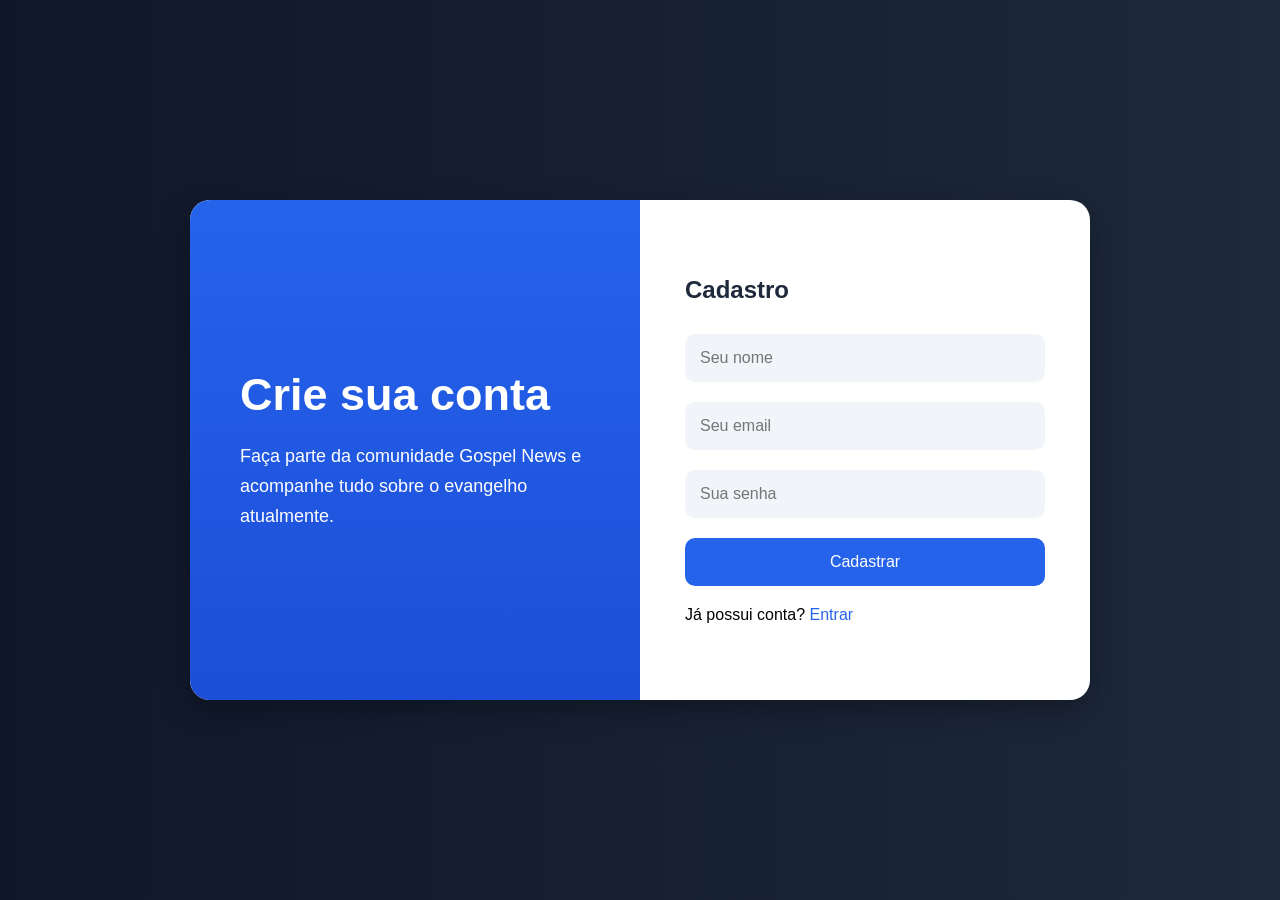
<file: cadastro.html>
<!DOCTYPE html>
<html lang="pt-br">
<head>
    <meta charset="UTF-8">
    <meta name="viewport" content="width=device-width, initial-scale=1.0">
    <title>Cadastro - Gospel News</title>

    <link rel="stylesheet" href="style.css">
</head>
<body class="login-body">

    <div class="container">

        <div class="left">
            <h1>Crie sua conta</h1>

            <p>
                Faça parte da comunidade Gospel News e acompanhe
                tudo sobre o evangelho atualmente.
            </p>
        </div>

        <div class="right">

            <form id="cadastroForm">

                <h2>Cadastro</h2>

                <input type="text" id="nome" placeholder="Seu nome" required>

                <input type="email" id="novoEmail" placeholder="Seu email" required>

                <input type="password" id="novaSenha" placeholder="Sua senha" required>

                <button type="submit">Cadastrar</button>

                <p>
                    Já possui conta?
                    <a href="login.html">Entrar</a>
                </p>

            </form>

        </div>

    </div>

    <script src="script.js"></script>
</body>
</html>
</file>
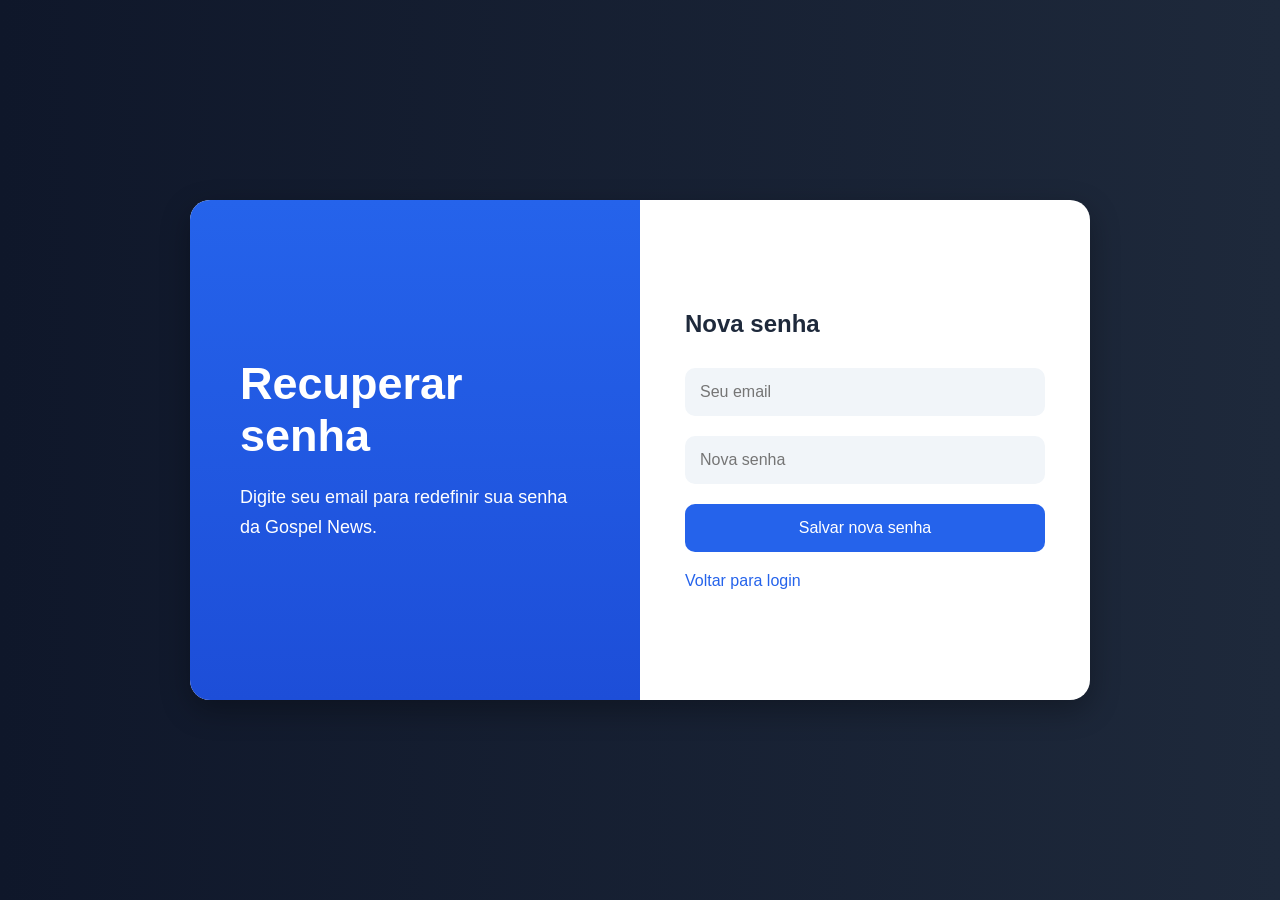
<file: esqueceu.html>
<!DOCTYPE html>
<html lang="pt-br">
<head>
    <meta charset="UTF-8">
    <meta name="viewport" content="width=device-width, initial-scale=1.0">
    <title>Recuperar Senha</title>

    <link rel="stylesheet" href="style.css">
</head>
<body class="login-body">

    <div class="container">

        <div class="left">

            <h1>Recuperar senha</h1>

            <p>
                Digite seu email para redefinir
                sua senha da Gospel News.
            </p>

        </div>

        <div class="right">

            <form id="recuperarForm">

                <h2>Nova senha</h2>

                <input type="email" id="emailRecuperacao" placeholder="Seu email" required>

                <input type="password" id="novaSenhaRecuperada" placeholder="Nova senha" required>

                <button type="submit">
                    Salvar nova senha
                </button>

                <p>
                    <a href="login.html">
                        Voltar para login
                    </a>
                </p>

            </form>

        </div>

    </div>

    <script src="script.js"></script>
</body>
</html>
</file>
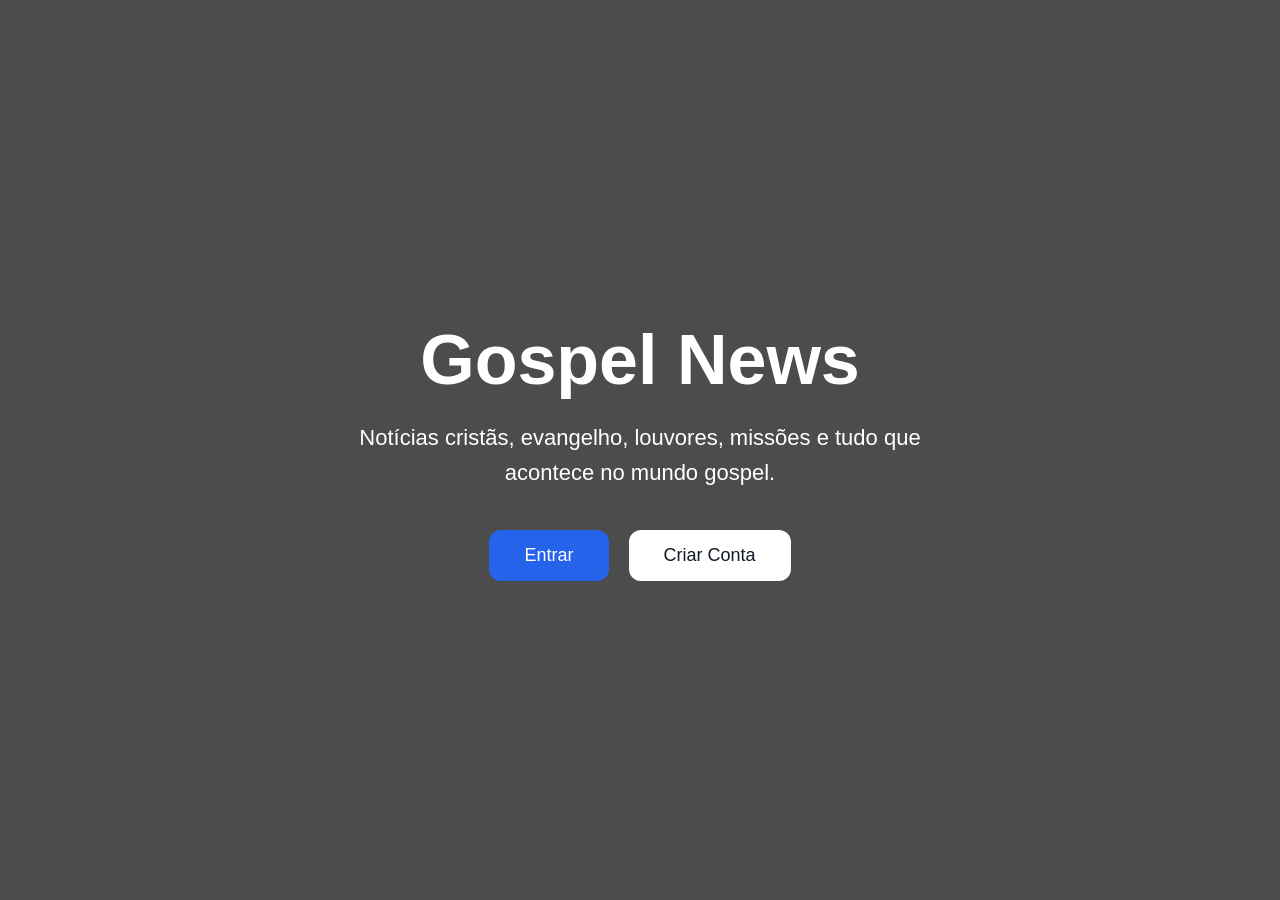
<file: home.html>
<!DOCTYPE html>
<html lang="pt-br">
<head>
    <meta charset="UTF-8">
    <meta name="viewport" content="width=device-width, initial-scale=1.0">
    <title>Gospel News</title>

    <link rel="stylesheet" href="style.css">
</head>
<body class="home-body">

    <div class="home-overlay">

        <div class="home-box">

            <h1>Gospel News</h1>

            <p>
                Notícias cristãs, evangelho, louvores,
                missões e tudo que acontece no mundo gospel.
            </p>

            <div class="buttons">

                <a href="login.html" class="btn">
                    Entrar
                </a>

                <a href="cadastro.html" class="btn btn-secondary">
                    Criar Conta
                </a>

            </div>

        </div>

    </div>

</body>
</html>
</file>
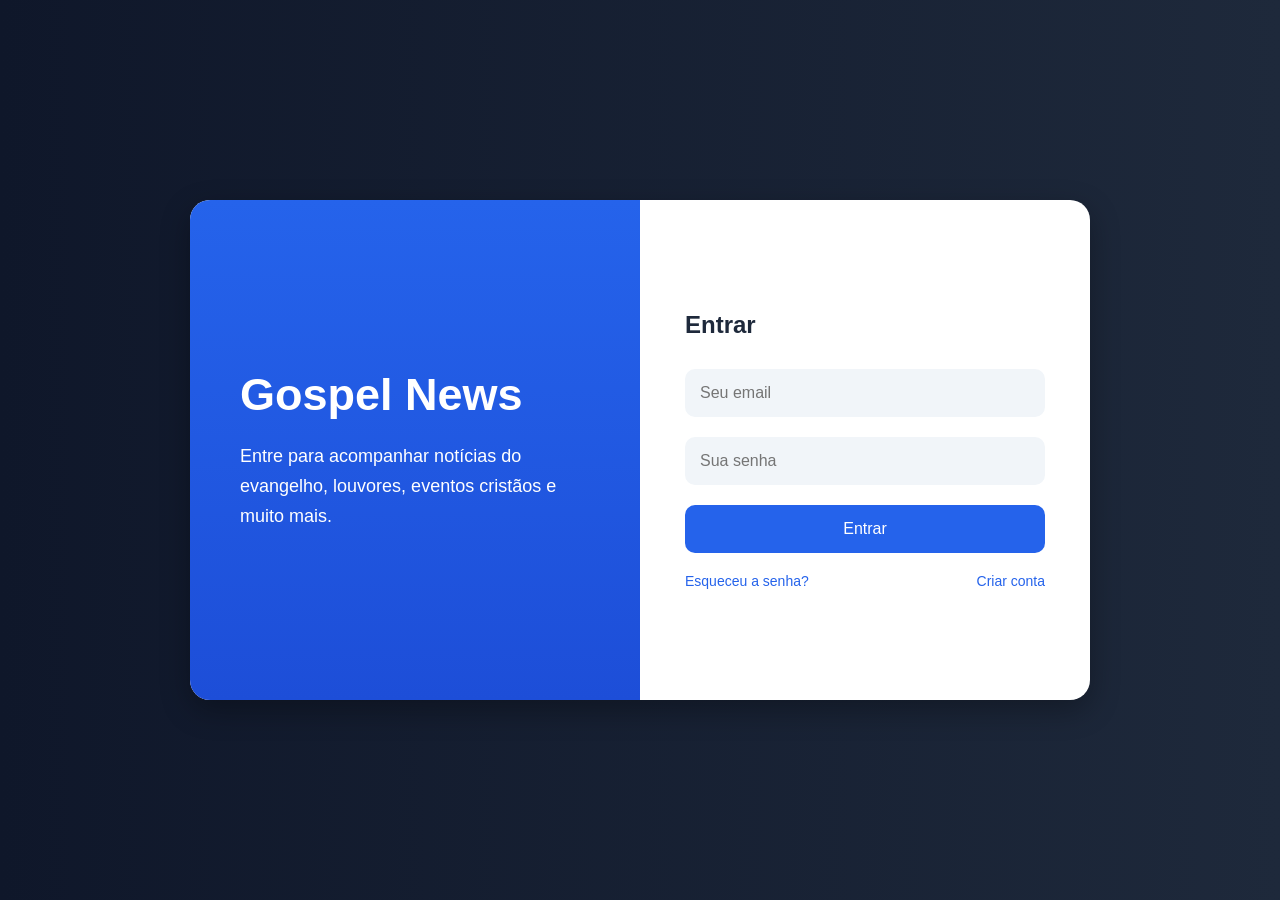
<file: login.html>
<!DOCTYPE html>
<html lang="pt-br">
<head>
    <meta charset="UTF-8">
    <meta name="viewport" content="width=device-width, initial-scale=1.0">
    <title>Login - Gospel News</title>

    <link rel="stylesheet" href="style.css">
</head>
<body class="login-body">

    <div class="container">

        <div class="left">
            <h1>Gospel News</h1>

            <p>
                Entre para acompanhar notícias do evangelho,
                louvores, eventos cristãos e muito mais.
            </p>
        </div>

        <div class="right">

            <form id="loginForm">

                <h2>Entrar</h2>

                <input type="email" id="email" placeholder="Seu email" required>

                <input type="password" id="senha" placeholder="Sua senha" required>

                <button type="submit">Entrar</button>

                <div class="links">

                    <a href="esqueceu.html">
                        Esqueceu a senha?
                    </a>

                    <a href="cadastro.html">
                        Criar conta
                    </a>

                </div>

            </form>

        </div>

    </div>

    <script src="script.js"></script>
</body>
</html>
</file>
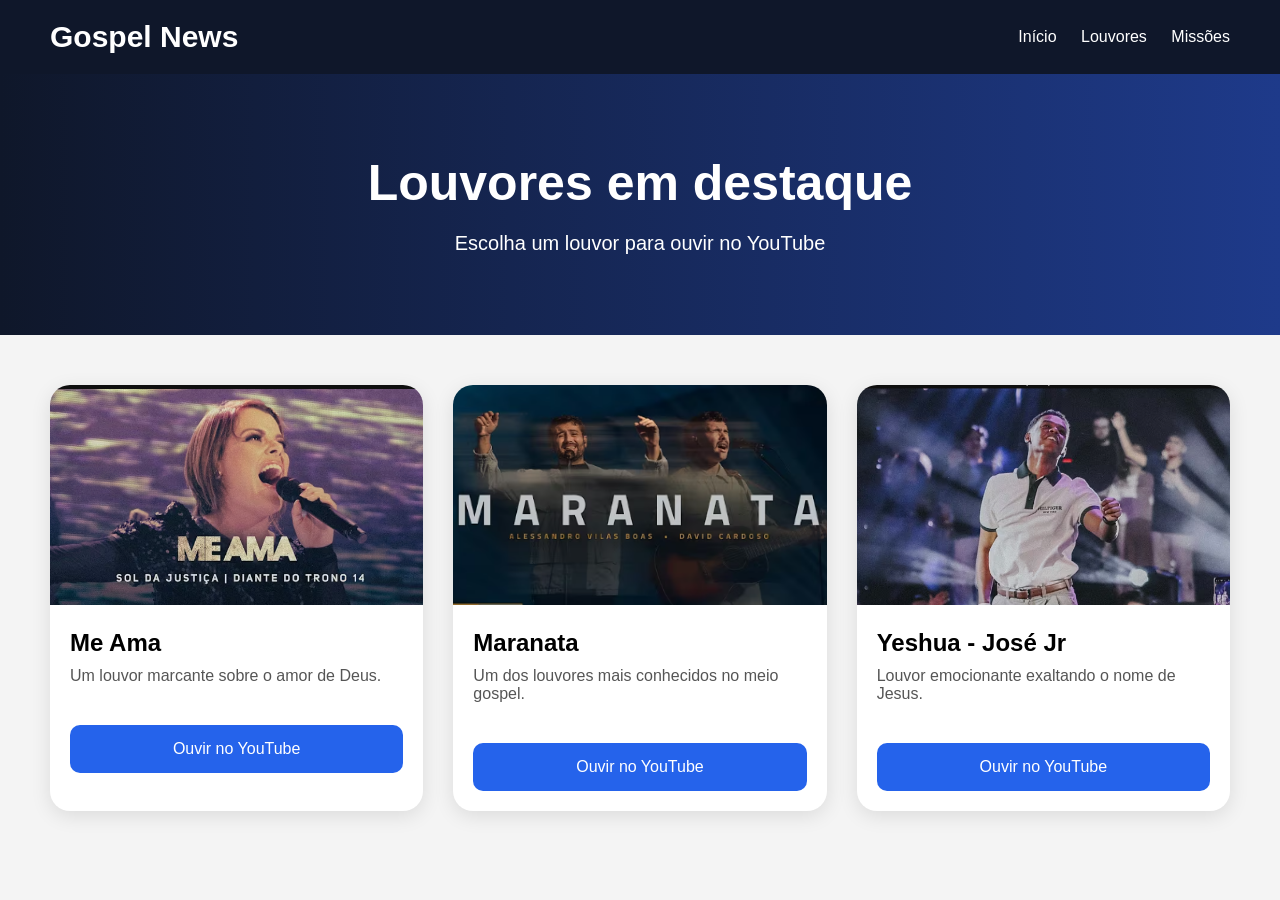
<file: LOUVORES.HTML>
<!DOCTYPE html>
<html lang="pt-br">
<head>
    <meta charset="UTF-8">
    <meta name="viewport" content="width=device-width, initial-scale=1.0">
    <title>Louvores - Gospel News</title>

    <link rel="stylesheet" href="style.css">
</head>
<body>

    <header>

        <div class="logo">
            Gospel News
        </div>

        <nav>
            <a href="index.html">Início</a>
            <a href="louvores.html">Louvores</a>
            <a href="missoes.html">Missões</a>
        </nav>

    </header>

    <section class="page-banner">

        <h1>Louvores em destaque</h1>

        <p>
            Escolha um louvor para ouvir no YouTube
        </p>

    </section>

    <main class="louvores-container">

        <div class="louvor-card">

            <img src="imagens/me_ama.png" alt="">

            <h2>Me Ama</h2>

            <p>
                Um louvor marcante sobre o amor de Deus.
            </p>

            <a href="https://youtu.be/lSwiHA8gymg?si=h5N_wAn41S-kL_Vp" target="_blank">
                Ouvir no YouTube
            </a>

        </div>

        <div class="louvor-card">

            <img src="imagens/maranata.png" alt="">

            <h2>Maranata</h2>

            <p>
                Um dos louvores mais conhecidos no meio gospel.
            </p>

            <a href="https://youtu.be/6d2zq20By_E?si=X5LiQzm_3cNuTJTj" target="_blank">
                Ouvir no YouTube
            </a>

        </div>

        <div class="louvor-card">

            <img src="imagens/yeshua_jose_jr.png" alt="">

            <h2>Yeshua - José Jr</h2>

            <p>
                Louvor emocionante exaltando o nome de Jesus.
            </p>

            <a href= "https://youtu.be/Yj1OB2JLJ8M?si=vKMVPz5TdLBAfrqv" target="_blank">
                Ouvir no YouTube
            </a>

        </div>

    </main>

</body>
</html>
</file>
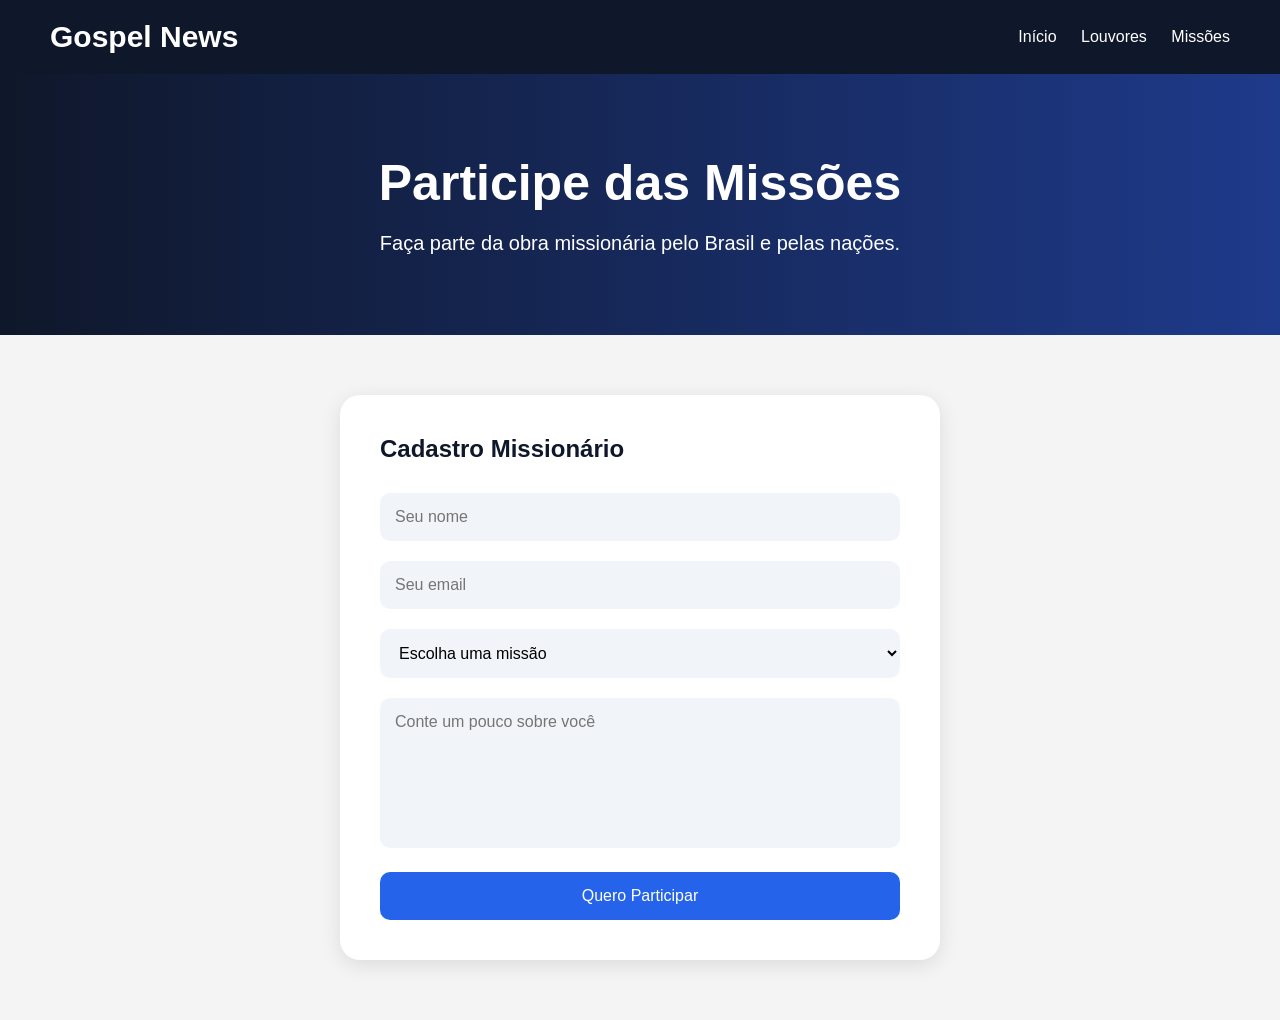
<file: missoes.html>
<!DOCTYPE html>
<html lang="pt-br">
<head>
    <meta charset="UTF-8">
    <meta name="viewport" content="width=device-width, initial-scale=1.0">
    <title>Missões - Gospel News</title>

    <link rel="stylesheet" href="style.css">
</head>
<body>

    <header>

        <div class="logo">
            Gospel News
        </div>

        <nav>
            <a href="index.html">Início</a>
            <a href="louvores.html">Louvores</a>
            <a href="missoes.html">Missões</a>
        </nav>

    </header>

    <section class="page-banner">

        <h1>Participe das Missões</h1>

        <p>
            Faça parte da obra missionária pelo Brasil e pelas nações.
        </p>

    </section>

    <div class="missoes-box">

        <form class="missoes-form">

            <h2>Cadastro Missionário</h2>

            <input type="text" placeholder="Seu nome" required>

            <input type="email" placeholder="Seu email" required>

            <select required>

                <option value="">
                    Escolha uma missão
                </option>

                <option>
                    Missões pelo Brasil
                </option>

                <option>
                    Missões pelas Nações
                </option>

            </select>

            <textarea placeholder="Conte um pouco sobre você"></textarea>

            <button type="submit">
                Quero Participar
            </button>

        </form>

    </div>

</body>
</html>
</file>
<file: style.css>
*{
    margin:0;
    padding:0;
    box-sizing:border-box;
    font-family: Arial, Helvetica, sans-serif;
}

body{
    background:#f4f4f4;
}

/* LOGIN E CADASTRO */

.login-body{
    background:linear-gradient(to right,#0f172a,#1e293b);
    height:100vh;
    display:flex;
    justify-content:center;
    align-items:center;
}

.container{
    width:900px;
    height:500px;
    background:white;
    border-radius:20px;
    overflow:hidden;
    display:flex;
    box-shadow:0 10px 30px rgba(0,0,0,0.3);
}

.left{
    width:50%;
    background:linear-gradient(to bottom,#2563eb,#1d4ed8);
    color:white;
    padding:50px;
    display:flex;
    flex-direction:column;
    justify-content:center;
}

.left h1{
    font-size:45px;
    margin-bottom:20px;
}

.left p{
    font-size:18px;
    line-height:30px;
}

.right{
    width:50%;
    display:flex;
    justify-content:center;
    align-items:center;
}

form{
    width:80%;
}

form h2{
    margin-bottom:30px;
    color:#1e293b;
}

form input{
    width:100%;
    padding:15px;
    margin-bottom:20px;
    border:none;
    background:#f1f5f9;
    border-radius:10px;
    font-size:16px;
}

form button{
    width:100%;
    padding:15px;
    border:none;
    background:#2563eb;
    color:white;
    font-size:16px;
    border-radius:10px;
    cursor:pointer;
    transition:0.3s;
}

form button:hover{
    background:#1d4ed8;
}

form p{
    margin-top:20px;
}

form a{
    color:#2563eb;
    text-decoration:none;
}

/* SITE */

header{
    background:#0f172a;
    color:white;
    display:flex;
    justify-content:space-between;
    align-items:center;
    padding:20px 50px;
}

.logo{
    font-size:30px;
    font-weight:bold;
}

nav a{
    color:white;
    margin-left:20px;
    text-decoration:none;
    transition:0.3s;
}

nav a:hover{
    color:#60a5fa;
}

.banner{
    height:400px;
    background:url('https://images.unsplash.com/photo-1507692049790-de58290a4334?q=80&w=1400&auto=format&fit=crop');
    background-size:cover;
    background-position:center;
}

.overlay{
    background:rgba(0,0,0,0.6);
    height:100%;
    color:white;
    display:flex;
    flex-direction:column;
    justify-content:center;
    align-items:center;
    text-align:center;
    padding:20px;
}

.overlay h1{
    font-size:50px;
    margin-bottom:20px;
}

.overlay p{
    font-size:20px;
    max-width:700px;
}

.noticias{
    padding:50px;
    display:grid;
    grid-template-columns:repeat(auto-fit,minmax(250px,1fr));
    gap:30px;
}

.card{
    background:white;
    border-radius:20px;
    overflow:hidden;
    box-shadow:0 5px 20px rgba(0,0,0,0.1);
    transition:0.3s;
}

.card:hover{
    transform:translateY(-10px);
}

.card img{
    width:100%;
    height:220px;
    object-fit:cover;
}

.card h2{
    padding:20px;
    color:#0f172a;
}

.card p{
    padding:0 20px 20px;
    color:#555;
    line-height:25px;
}

footer{
    background:#0f172a;
    color:white;
    text-align:center;
    padding:20px;
    margin-top:30px;
}

/* RESPONSIVO */

@media(max-width:900px){

    .container{
        width:95%;
        flex-direction:column;
        height:auto;
    }

    .left,
    .right{
        width:100%;
    }

    .left{
        padding:30px;
    }

    header{
        flex-direction:column;
    }

    nav{
        margin-top:20px;
    }

    .overlay h1{
        font-size:35px;
    }

}
/* HOME */

.home-body{
    height:100vh;
    background:url('https://images.unsplash.com/photo-1519491050282-cf00c82424b4?q=80&w=1400&auto=format&fit=crop');
    background-size:cover;
    background-position:center;
}

.home-overlay{
    width:100%;
    height:100%;
    background:rgba(0,0,0,0.7);
    display:flex;
    justify-content:center;
    align-items:center;
}

.home-box{
    text-align:center;
    color:white;
    max-width:700px;
    padding:40px;
}

.home-box h1{
    font-size:70px;
    margin-bottom:20px;
}

.home-box p{
    font-size:22px;
    line-height:35px;
    margin-bottom:40px;
}

.buttons{
    display:flex;
    justify-content:center;
    gap:20px;
    flex-wrap:wrap;
}

.btn{
    background:#2563eb;
    color:white;
    padding:15px 35px;
    border-radius:12px;
    text-decoration:none;
    font-size:18px;
    transition:0.3s;
}

.btn:hover{
    background:#1d4ed8;
    transform:scale(1.05);
}

.btn-secondary{
    background:white;
    color:#111827;
}

.btn-secondary:hover{
    background:#e5e7eb;
}

.links{
    margin-top:20px;
    display:flex;
    justify-content:space-between;
}

.links a{
    text-decoration:none;
    color:#2563eb;
    font-size:14px;
}
/* PAGINAS */

.page-banner{
    background:linear-gradient(to right,#0f172a,#1e3a8a);
    color:white;
    text-align:center;
    padding:80px 20px;
}

.page-banner h1{
    font-size:50px;
    margin-bottom:20px;
}

.page-banner p{
    font-size:20px;
}

/* LOUVORES */

.louvores-container{
    padding:50px;
    display:grid;
    grid-template-columns:repeat(auto-fit,minmax(300px,1fr));
    gap:30px;
}

.louvor-card{
    background:white;
    border-radius:20px;
    overflow:hidden;
    box-shadow:0 5px 20px rgba(0,0,0,0.1);
    transition:0.3s;
}

.louvor-card:hover{
    transform:translateY(-10px);
}

.louvor-card img{
    width:100%;
    height:220px;
    object-fit:cover;
}

.louvor-card h2{
    padding:20px 20px 10px;
}

.louvor-card p{
    padding:0 20px 20px;
    color:#555;
}

.louvor-card a{
    display:block;
    margin:20px;
    background:#2563eb;
    color:white;
    text-align:center;
    padding:15px;
    border-radius:10px;
    text-decoration:none;
    transition:0.3s;
}

.louvor-card a:hover{
    background:#1d4ed8;
}

/* MISSOES */

.missoes-box{
    display:flex;
    justify-content:center;
    padding:60px 20px;
}

.missoes-form{
    width:100%;
    max-width:600px;
    background:white;
    padding:40px;
    border-radius:20px;
    box-shadow:0 5px 20px rgba(0,0,0,0.1);
}

.missoes-form h2{
    margin-bottom:30px;
    color:#0f172a;
}

.missoes-form input,
.missoes-form select,
.missoes-form textarea{
    width:100%;
    padding:15px;
    margin-bottom:20px;
    border:none;
    background:#f1f5f9;
    border-radius:10px;
    font-size:16px;
}

.missoes-form textarea{
    height:150px;
    resize:none;
}

.missoes-form button{
    width:100%;
    padding:15px;
    border:none;
    background:#2563eb;
    color:white;
    border-radius:10px;
    font-size:16px;
    cursor:pointer;
    transition:0.3s;
}

.missoes-form button:hover{
    background:#1d4ed8;
}
/* VERSICULO */

.versiculo{
    background:white;
    margin:50px;
    padding:50px;
    border-radius:20px;
    text-align:center;
    box-shadow:0 5px 20px rgba(0,0,0,0.1);
}

.versiculo h2{
    color:#2563eb;
    margin-bottom:25px;
    font-size:35px;
}

.versiculo p{
    font-size:24px;
    line-height:40px;
    color:#333;
    margin-bottom:20px;
}

.versiculo span{
    color:#666;
    font-size:18px;
}
/* BOTAO */

#darkModeBtn{
    padding:10px 15px;
    border:none;
    border-radius:10px;
    cursor:pointer;
    font-size:18px;
    background:white;
}

/* MODO ESCURO */

.dark-mode{
    background:#0f172a;
    color:white;
}

.dark-mode header{
    background:#020617;
}

.dark-mode .card{
    background:#1e293b;
    color:white;
}

.dark-mode .card p{
    color:#cbd5e1;
}

.dark-mode .versiculo{
    background:#1e293b;
}

.dark-mode footer{
    background:#020617;
}
</file>
